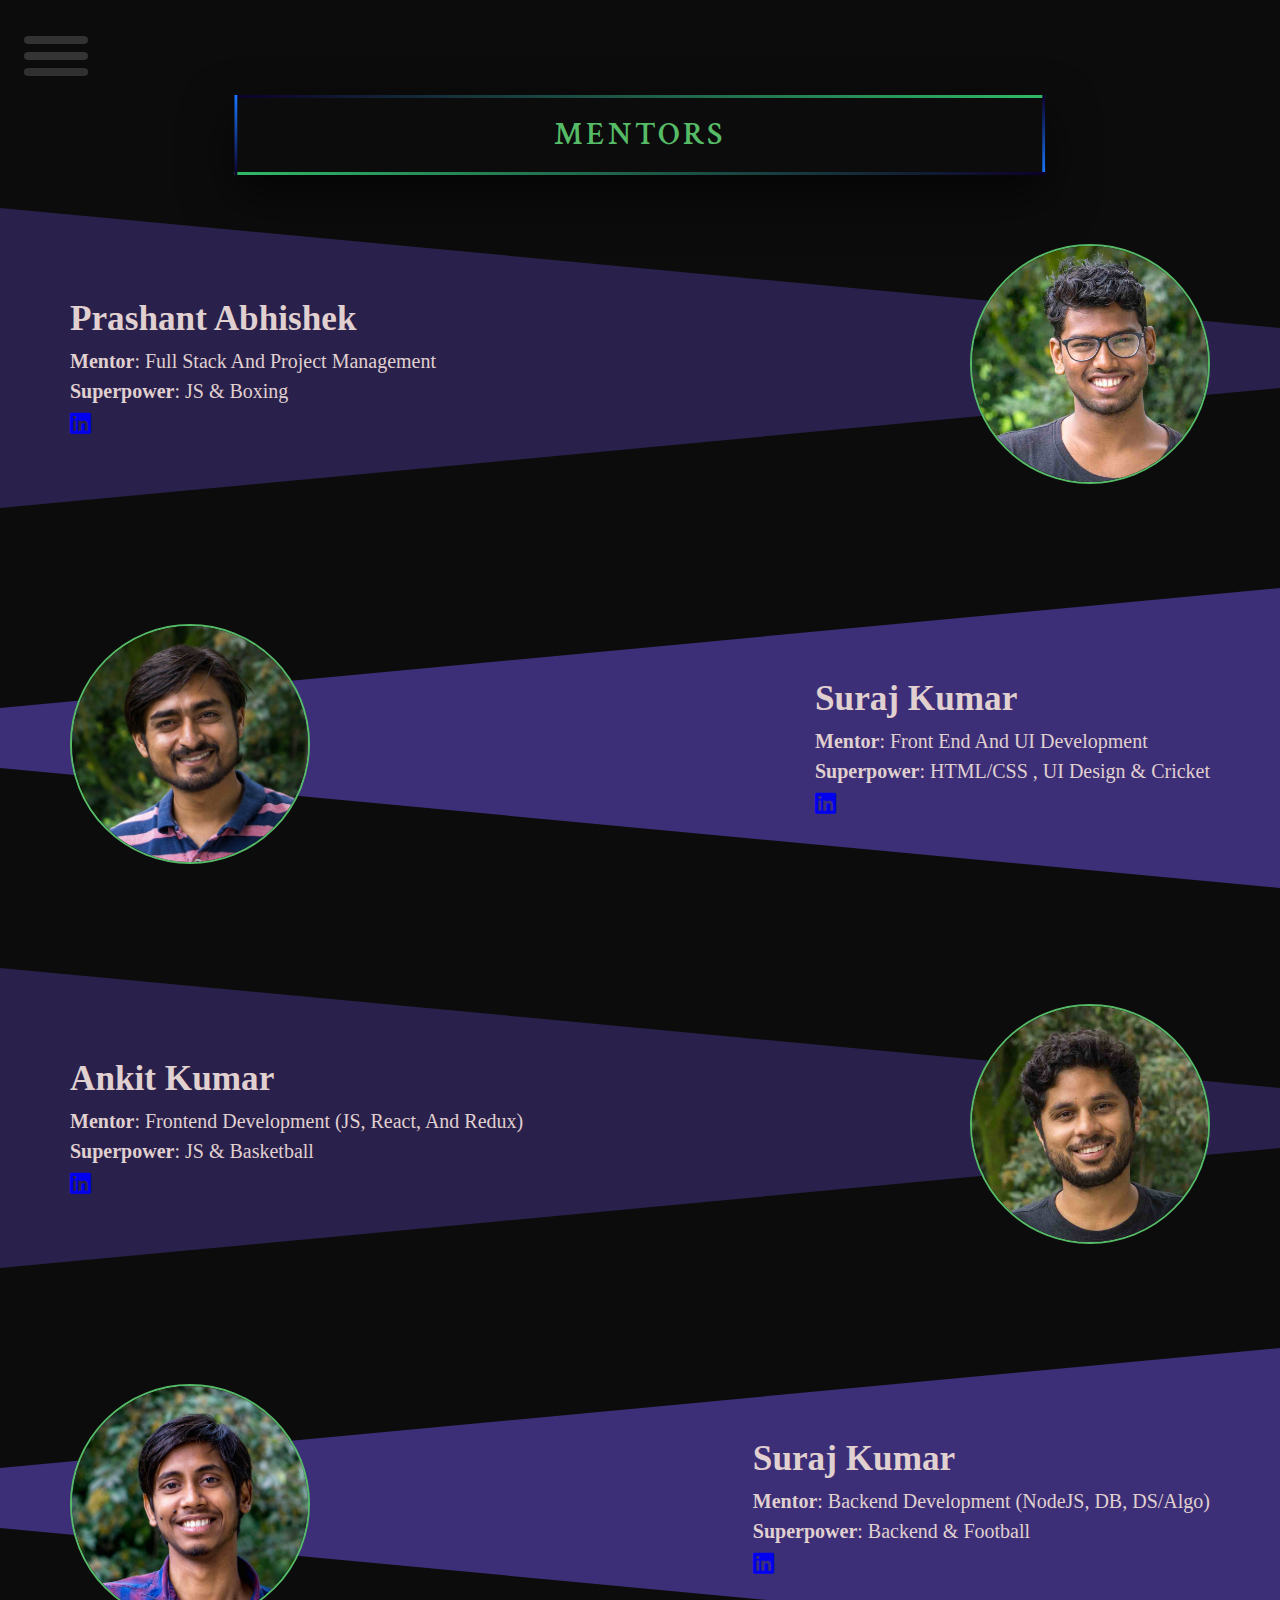
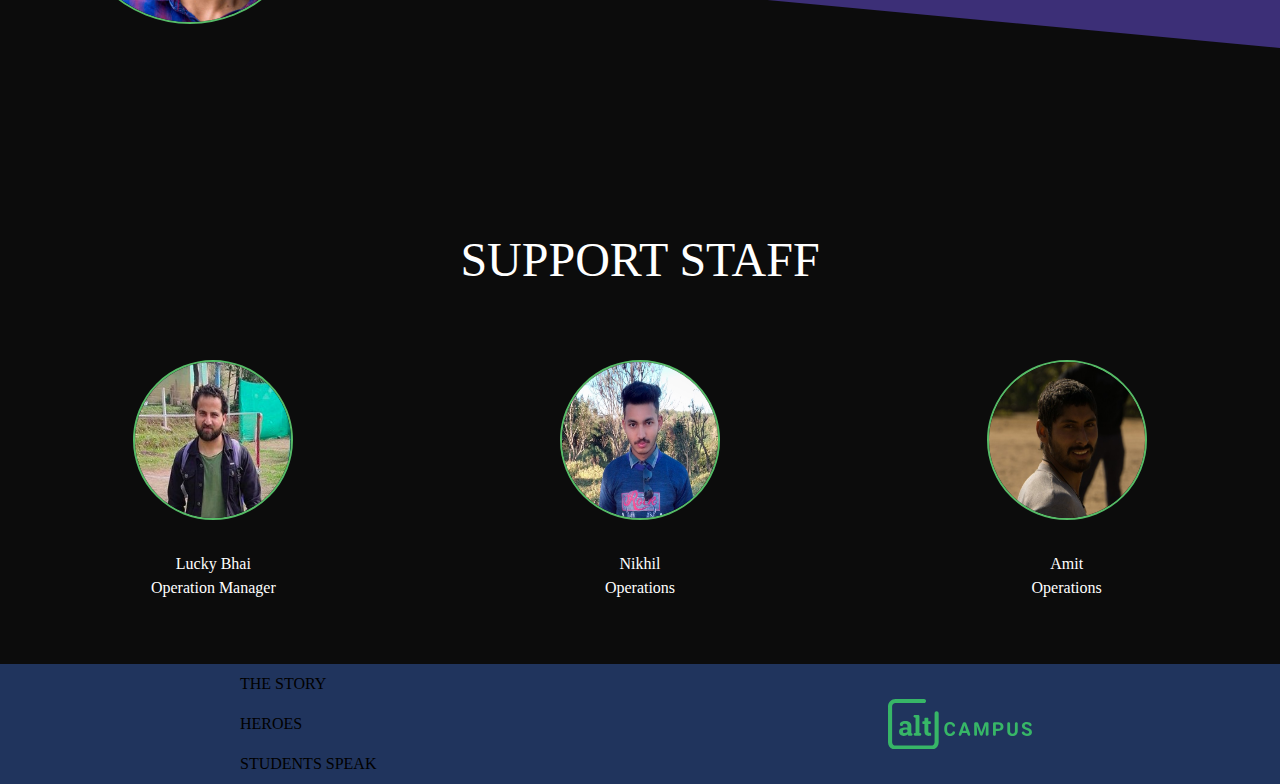
<file: heroes.html>
<!DOCTYPE html>
<html lang="en">
<head>
    <meta charset="UTF-8">
    <meta name="viewport" content="width=device-width, initial-scale=1.0">
    <title>HTML-CSS | Project</title>
   
    <!-- css link -->

    <link rel="stylesheet" href="./assets/stylesheet/heroes/main.css">


    <!-- font family -->
    <link href="https://fonts.googleapis.com/css2?family=Crimson+Text:wght@400;600;700&display=swap" rel="stylesheet">
    <link href="https://fonts.googleapis.com/css2?family=Crimson+Text:wght@400;600;700&family=Source+Sans+Pro:wght@200;300;400;600;700;900&display=swap" rel="stylesheet">
    <!-- font awesome link -->
    <link rel="stylesheet" href="https://cdnjs.cloudflare.com/ajax/libs/font-awesome/5.12.1/css/all.min.css ">

<!-- JS -->
    <script defer src="./assets/js/header.js"></script>

</head>
<body>
   <header>
      <div class="hamburger">
         <div class="bar"></div>
      </div>
      <nav class="menu">
         <a href="index.html">The Story</a><!--
         --><a href="#" class="active">Mentors</a><!--
         --><a href="students-speak.html">Students Speak</a>
      </nav>

   </header>
    <!-- main-->
    <main>
      <section class="header">
         <h1 class="heading">
            <span></span>
            <span></span>
            <span></span>
            <span></span>
            Mentors
        </h1>
      </section>

      <section class="mentors">
        <article class="mentor odd-row">
            <div class="main-container">
                <div class="clip">
                    
                </div>
                <!-- <div > -->
                <div class="container info flex">
                    <div class="text">
                        <h1>prashant abhishek</h1>
                        <h2><strong>mentor</strong>: full stack and project management</h2>
                        <h3><strong>superpower</strong>: JS & boxing</h3>
                        <a href="https://www.linkedin.com/in/prank7/" target="_blank"><i class="fab fa-linkedin"></i></a>
                    </div>
                    <div class="img">
                        <img src="assets/media/heroes/prashant-v1.jpg" alt="Prashant Abhishek">
                    </div>
                </div>
            
                <!-- </div> -->
                        
            </div>
        
        </article>
    
        <article class="mentor even-row">
            <div class="main-container">
                <div class="clip">
                    
                </div>
                <!-- <div > -->
                <div class="container info flex">
                    <div class="text text2">
                        <h1>suraj kumar</h1>
                        <h2><strong>mentor</strong>: front end and UI development</h2>
                        <h3><strong>superpower</strong>: HTML/CSS , UI design & cricket</h3>
                        <a href="https://www.linkedin.com/in/prank7/" target="_blank"><i class="fab fa-linkedin"></i></a>
                    </div>
                    <div class="img">
                        <img src="assets/media/heroes/suraj-v1.jpg" alt="Suraj Kumar">
                    </div>
                </div>
            
                <!-- </div> -->
                        
            </div>
        </article>
        
        <article class="mentor odd-row">
            <div class="main-container">
                <div class="clip">
                    
                </div>
                <!-- <div > -->
                <div class="container info flex">
                    <div class="text">
                        <h1>ankit kumar</h1>
                        <h2><strong>mentor</strong>: frontend development (JS, react, and redux)</h2>
                        <h3><strong>superpower</strong>: JS & basketball</h3>
                        <a href="https://www.linkedin.com/in/prank7/" target="_blank"><i class="fab fa-linkedin"></i></a>
                    </div>
                    <div class="img">
                        <img src="assets/media/heroes/ankit-v1.jpg" alt="Ankit Kumar">
                    </div>
                </div>
            
                <!-- </div> -->
                        
            </div>
        
        </article>
    
        <article class="mentor even-row">
            <div class="main-container">
                <div class="clip">
                    
                </div>
                <!-- <div > -->
                <div class="container info flex">
                    <div class="text text2">
                        <h1>suraj kumar</h1>
                        <h2><strong>mentor</strong>: backend development (NodeJS, DB, DS/algo)</h2>
                        <h3><strong>superpower</strong>: backend & football</h3>
                        <a href="https://www.linkedin.com/in/prank7/" target="_blank"><i class="fab fa-linkedin"></i></a>
                    </div>
                    <div class="img">
                        <img src="assets/media/heroes/ravi-v1.jpg" alt="Suraj Kumar">
                    </div>
                </div>
            
                <!-- </div> -->
                        
            </div>
        </article>
    

    </section>

    <!-- support staff section -->
    <section class="support-staff">
        <article class="support-heading">
            <div class="container">
                <h2>
                    support staff
                </h2>
            </div>
        </article>

        <article class="grid">
            <!-- first staff member -->
            <div class="col1">
                <div class="staff-img">
                    <img src="assets/media/heroes/lucky-bhai.jpg" alt="lucky bhai">
                </div>
                <div class="staff-info">
                    <h2>lucky bhai</h2>
                    <p>Operation Manager</p>
                </div>
            </div>

            <!-- second staff member -->
            <div class="col2">
                <div class="staff-img">
                    <img src="assets/media/heroes/nikhil1.jpg" alt="nikhil">
                </div>
                <div class="staff-info">
                    <h2>Nikhil</h2>
                    <p>operations</p>
                </div>
            </div>

            <!-- third staff member -->
            <div class="col3">
                <div class="staff-img">
                    <img src="assets/media/heroes/amit1.jpg" alt="amit">
                </div>
                <div class="staff-info">
                    <h2>amit</h2>
                    <p>operations</p>
                </div>
            </div>
        </article>
    </section>


    </main>
    <footer>
      <div class="footer-container">
          <div class="footer-content">
              <div class="footer-links">
                   <nav>
                       <a href="#">The Story</a>
                       <a href="heroes.html">Heroes</a>
                       <a href="students-speak.html">Students Speak</a>
                   </nav>
              </div>
              <div class="website-link">
                  <a href="altcampus.io" target="_blank">
               <svg class="logo" width="25%" height="" viewBox="0 0 842 297" version="1.1" xmlns="http://www.w3.org/2000/svg" xmlns:xlink="http://www.w3.org/1999/xlink"> 
                   <g id="Page-1" stroke="none" stroke-width="1" fill="none" fill-rule="evenodd">
                       <g id="logo" fill="#37B667" fill-rule="nonzero">
                           <g id="Group">
                               <path d="M252.31,296.31 L44,296.31 C19.7108935,296.282446 0.0275543164,276.599106 0,252.31 L0,44 C0.0275543164,19.7108935 19.7108935,0.0275543164 44,0 L210.46,0 C217.087417,4.05812251e-16 222.46,5.372583 222.46,12 C222.46,18.627417 217.087417,24 210.46,24 L44,24 C32.954305,24 24,32.954305 24,44 L24,252.31 C24,263.355695 32.954305,272.31 44,272.31 L252.31,272.31 C263.355695,272.31 272.31,263.355695 272.31,252.31 L272.31,84.31 C272.31,77.682583 277.682583,72.31 284.31,72.31 C290.937417,72.31 296.31,77.682583 296.31,84.31 L296.31,252.31 C296.282446,276.599106 276.599106,296.282446 252.31,296.31 Z"
                                   id="Path"></path>
                               <g transform="translate(64.000000, 92.000000)">
                                   <path d="M57.65,122.39 C54.9509914,122.392858 52.5623219,120.643866 51.75,118.07 L51.75,118.07 C51.2854765,116.603117 50.921302,115.106327 50.66,113.59 C47.9138907,116.739293 44.5646465,119.30648 40.81,121.14 C36.6694918,123.11298 32.1256231,124.092291 27.54,124 C19.2866667,124 12.7333333,121.756667 7.88,117.27 C3.02666667,112.783333 0.603333333,106.693333 0.61,99 C0.61,91.1133333 3.77666667,85.0166667 10.11,80.71 C16.4433333,76.4033333 25.74,74.2333333 38,74.2 L49.6,74.2 L49.6,65.95 C49.6,61.9033333 48.4333333,58.7633333 46.1,56.53 C43.7666667,54.2966667 40.3166667,53.18 35.75,53.18 C33.408902,53.1480105 31.0752656,53.4510802 28.82,54.08 C28.06,54.3066667 27.3533333,54.5466667 26.7,54.8 C25.0033441,55.4816326 23.7835439,56.9969122 23.48,58.8 L23.27,60 C22.7710181,63.0313805 20.1521719,65.2567651 17.08,65.26 L11.58,65.26 C9.91096942,65.2600085 8.31058843,64.5956228 7.13228336,63.4135652 C5.9539783,62.2315075 5.29468462,60.6290221 5.3,58.96 L5.3,54.88 C5.29565593,49.3657308 8.47970211,44.346084 13.47,42 C15.43,41.0866667 17.49,40.2433333 19.65,39.47 C25.2933861,37.5042765 31.2343608,36.5299025 37.21,36.59 C47.6433333,36.59 56.1166667,39.1466667 62.63,44.26 C69.1433333,49.3733333 72.4,56.6533333 72.4,66.1 L72.4,100.9 C72.4,102.2 72.4,103.42 72.4,104.56 C72.4208507,105.654608 72.5110313,106.746796 72.67,107.83 L74.16,108.03 C77.2741164,108.450314 79.5982145,111.107647 79.6,114.25 L79.6,116.11 C79.6,119.578348 76.7883482,122.39 73.32,122.39 L57.65,122.39 Z M33.65,107.21 C38.9199245,107.270118 43.9970052,105.229931 47.76,101.54 C48.9085633,100.372415 49.5484766,98.7977972 49.54,97.16 L49.54,92.86 C49.54,89.3916518 46.7283482,86.58 43.26,86.58 L38,86.58 C33.1733333,86.58 29.5066667,87.71 27,89.97 C24.611732,91.9973623 23.2425648,94.9773146 23.26,98.11 C23.1227982,100.64523 24.136905,103.107011 26.02,104.81 C27.8666667,106.41 30.4233333,107.21 33.69,107.21 L33.65,107.21 Z"
                                       id="Shape"></path>
                                   <path d="M84.92,8.44 L84.92,8.44 C84.92,4.29786438 88.2778644,0.94 92.42,0.94 L112.29,0.94 C116.432136,0.94 119.79,4.29786438 119.79,8.44 L119.79,106.44 L124.79,107.51 C128.254968,108.246828 130.731905,111.307555 130.73,114.85 L130.73,114.85 C130.73,118.992136 127.372136,122.35 123.23,122.35 L93.59,122.35 C89.4478644,122.35 86.09,118.992136 86.09,114.85 L86.09,114.85 C86.0803454,111.312901 88.5432851,108.249855 92,107.5 L97,106.43 L97,17 L91,15.81 C87.4683162,15.1290186 84.917289,12.0367373 84.92,8.44 Z"
                                       id="Path"></path>
                                   <path d="M171.72,21.44 L171.72,38.16 L182.6,38.16 C184.759433,38.16 186.51,39.9105666 186.51,42.07 L186.51,50.2 C186.51,52.3594334 184.759433,54.11 182.6,54.11 L171.72,54.11 L171.72,97 C171.72,100.266667 172.386667,102.6 173.72,104 C175.159123,105.437415 177.138444,106.200089 179.17,106.1 C180.535776,106.111197 181.901144,106.047769 183.26,105.91 L183.26,105.91 C185.412227,105.650963 187.369432,107.179192 187.64,109.33 L188.71,118.33 C188.944668,120.288262 187.684151,122.114726 185.77,122.59 C184.356667,122.93 182.95,123.21 181.55,123.43 C178.869025,123.832176 176.160925,124.026089 173.45,124.01 C165.61,124.01 159.576667,121.856667 155.35,117.55 C151.123333,113.243333 149.01,106.42 149.01,97.08 L149.01,54.08 L140.6,54.08 C138.440567,54.08 136.69,52.3294334 136.69,50.17 L136.69,42.04 C136.69,39.8805666 138.440567,38.13 140.6,38.13 L149.06,38.13 L149.06,21.44 C149.06,19.2805666 150.810567,17.53 152.97,17.53 L167.79,17.53 C168.830457,17.5246779 169.830127,17.9342724 170.567726,18.6681173 C171.305324,19.4019622 171.720014,20.399529 171.72,21.44 L171.72,21.44 Z"
                                       id="Path"></path>
                               </g>
                           </g>
                           <g id="Group" transform="translate(328.000000, 134.000000)">
                               <path d="M56.54,54.4 C59.090312,54.4092799 61.4654804,55.6987578 62.8624476,57.8324541 C64.2594148,59.9661505 64.4914121,62.6587988 63.48,65 C61.9206619,68.7069436 59.5248635,72.0028776 56.48,74.63 C50.7466667,79.5433333 43.2133333,82 33.88,82 C23.6733333,82 15.6433333,78.5633333 9.79,71.69 C3.93666667,64.8166667 1.00666667,55.39 1,43.41 L1,38.54 C0.84327791,31.5857562 2.20846999,24.6812973 5,18.31 C7.43269869,12.7807195 11.4615885,8.10414297 16.57,4.88 C21.8310495,1.69335493 27.8904898,0.0701047348 34.04,0.2 C43.2266667,0.2 50.6266667,2.66 56.24,7.58 C59.4990506,10.4143015 62.0328801,13.9870355 63.63,18 C64.5370434,20.3288587 64.2328306,22.9556705 62.8175214,25.0155759 C61.4022122,27.0754814 59.0592355,28.3015098 56.56,28.29 L55.92,28.29 C52.5529703,28.2675514 49.5987161,26.0406858 48.65,22.81 C48.0629364,20.6514811 46.9178871,18.6855832 45.33,17.11 C42.87,14.7966667 39.1233333,13.64 34.09,13.64 C28.6233333,13.64 24.53,15.6 21.81,19.52 C19.09,23.44 17.6966667,29.52 17.63,37.76 L17.63,43.76 C17.63,52.3666667 18.9333333,58.6566667 21.54,62.63 C24.1466667,66.6033333 28.2566667,68.6033333 33.87,68.63 C38.9366667,68.63 42.72,67.4733333 45.22,65.16 C46.7511202,63.689073 47.8802833,61.8507404 48.5,59.82 C49.4918415,56.6396001 52.4187646,54.4595471 55.75,54.42 L56.54,54.4 Z"
                                   id="Path"></path>
                               <path d="M133.64,64.52 L104.87,64.52 L101.13,75.75 C100.097663,78.8381825 97.2061619,80.9202247 93.95,80.92 L92.85,80.92 C90.3714299,80.918449 88.0506159,79.703633 86.636887,77.6677836 C85.2231582,75.6319343 84.8956103,73.0329598 85.76,70.71 L109.76,6.22 C110.862318,3.25762943 113.689187,1.29197834 116.85,1.29 L121.55,1.29 C124.705735,1.28885919 127.531116,3.24550528 128.64,6.2 L152.78,70.69 C153.648554,73.0141228 153.323067,75.6163421 151.908821,77.6549305 C150.494575,79.6935189 148.171115,80.9096695 145.69,80.91 L144.59,80.91 C141.342809,80.9088156 138.458072,78.8367938 137.42,75.76 L133.64,64.52 Z M109.3,51.23 L129.21,51.23 L119.21,21.43 L109.3,51.23 Z"
                                   id="Shape"></path>
                               <path d="M199.25,6.34 L217.92,59.05 L236.48,6.35 C237.54858,3.32310239 240.41002,1.2992546 243.62,1.3 L252.24,1.3 C254.247689,1.3 256.173148,2.09755128 257.592798,3.51720167 C259.012449,4.93685205 259.81,6.86231117 259.81,8.87 L259.81,73.36 C259.81,75.3676888 259.012449,77.2931479 257.592798,78.7127983 C256.173148,80.1324487 254.247689,80.93 252.24,80.93 L250.91,80.93 C246.729204,80.93 243.34,77.5407956 243.34,73.36 L243.34,59.16 L245,21.59 L225.3,75.94 C224.218345,78.9368226 221.376048,80.9356246 218.19,80.94 L217.54,80.94 C214.350285,80.9398343 211.502902,78.9402679 210.42,75.94 L190.79,21.65 L192.43,59.17 L192.43,73.37 C192.43,77.5507956 189.040796,80.94 184.86,80.94 L183.59,80.94 C179.409204,80.94 176.02,77.5507956 176.02,73.37 L176.02,8.87 C176.02,4.68920444 179.409204,1.3 183.59,1.3 L192.11,1.3 C195.317385,1.29775634 198.178048,3.31704745 199.25,6.34 L199.25,6.34 Z"
                                   id="Path"></path>
                               <path d="M302.53,52.87 L302.53,73.36 C302.53,77.5407956 299.140796,80.93 294.96,80.93 L293.69,80.93 C289.509204,80.93 286.12,77.5407956 286.12,73.36 L286.12,8.87 C286.12,4.68920444 289.509204,1.3 293.69,1.3 L317.19,1.3 C322.640565,1.18003993 328.046992,2.3016769 333,4.58 C337.333341,6.58525376 340.976316,9.82809284 343.47,13.9 C345.944803,18.053847 347.21227,22.8155065 347.13,27.65 C347.13,35.45 344.463333,41.6033333 339.13,46.11 C333.796667,50.6166667 326.403333,52.8666667 316.95,52.86 L302.53,52.87 Z M302.53,39.58 L317.19,39.58 C321.53,39.58 324.84,38.56 327.12,36.52 C329.4,34.48 330.54,31.5633333 330.54,27.77 C330.692903,24.2834815 329.451504,20.8795307 327.09,18.31 C324.79,15.9033333 321.616667,14.6633333 317.57,14.59 L302.57,14.59 L302.53,39.58 Z"
                                   id="Shape"></path>
                               <path d="M423,1.3 C427.180796,1.3 430.57,4.68920444 430.57,8.87 L430.57,53.75 C430.57,62.4633333 427.843333,69.3533333 422.39,74.42 C416.936667,79.4866667 409.506667,82.0133333 400.1,82 C390.8,82 383.416667,79.54 377.95,74.62 C372.483333,69.7 369.693333,62.9366667 369.58,54.33 L369.58,8.87 C369.58,6.86231117 370.377551,4.93685205 371.797202,3.51720167 C373.216852,2.09755128 375.142311,1.3 377.15,1.3 L378.42,1.3 C382.600796,1.3 385.99,4.68920444 385.99,8.87 L385.99,53.87 C385.99,59.0833333 387.24,62.8833333 389.74,65.27 C392.24,67.6566667 395.693333,68.85 400.1,68.85 C409.326667,68.85 414.01,64 414.15,54.3 L414.15,8.87 C414.15,4.68920444 417.539204,1.3 421.72,1.3 L423,1.3 Z"
                                   id="Path"></path>
                               <path d="M497.34,60 C497.49225,57.2244929 496.264866,54.5526865 494.06,52.86 C491.873333,51.2 487.936667,49.45 482.25,47.61 C477.597124,46.1927499 473.076674,44.3725243 468.74,42.17 C459.7,37.2833333 455.18,30.7033333 455.18,22.43 C455.140659,18.3304612 456.41253,14.3256433 458.81,11 C461.482683,7.43791737 465.104143,4.70016294 469.26,3.1 C474.116763,1.14482722 479.315086,0.179278682 484.55,0.26 C489.781628,0.166503737 494.970127,1.22127104 499.75,3.35 C503.953454,5.19301543 507.546417,8.19293152 510.11,12 C510.463333,12.54 510.796667,13.0933333 511.11,13.66 C512.365131,16.0068918 512.295619,18.8404941 510.926923,21.1230201 C509.558227,23.4055461 507.091438,24.8016429 504.43,24.8 L503.48,24.8 C500.392821,24.7516847 497.647056,22.8260836 496.55,19.94 C495.988128,18.5407065 495.104209,17.2936264 493.97,16.3 C491.67,14.3 488.443333,13.3 484.29,13.3 C480.29,13.3 477.173333,14.1466667 474.94,15.84 C472.785913,17.3824873 471.535209,19.8913853 471.6,22.54 C471.6,25.1266667 472.903333,27.2966667 475.51,29.05 C479.085678,31.2369236 482.954494,32.9036462 487,34 C496.333333,36.8066667 503.133333,40.29 507.4,44.45 C511.621626,48.4968049 513.944671,54.1338197 513.8,59.98 C513.8,66.8733333 511.193333,72.2766667 505.98,76.19 C500.766667,80.1033333 493.746667,82.04 484.92,82 C479.168447,82.0759811 473.466224,80.9307647 468.19,78.64 C463.558641,76.7218129 459.567174,73.5279455 456.68,69.43 C456.116345,68.6014008 455.608553,67.7361492 455.16,66.84 C453.971564,64.4893265 454.088649,61.6902246 455.469244,59.4470122 C456.84984,57.2037998 459.295984,55.838128 461.93,55.84 L462.77,55.84 C465.974752,55.7994882 468.84626,57.8131688 469.9,60.84 C471.666667,66.2666667 476.666667,68.98 484.9,68.98 C488.8,68.98 491.843333,68.1866667 494.03,66.6 C496.179188,65.1019418 497.424723,62.6183986 497.34,60 L497.34,60 Z"
                                   id="Path"></path>
                           </g>
                       </g>
                   </g>
               </svg></a>
              </div>
          </div>
      </div>
  </footer> 
</body>
</html>
</file>
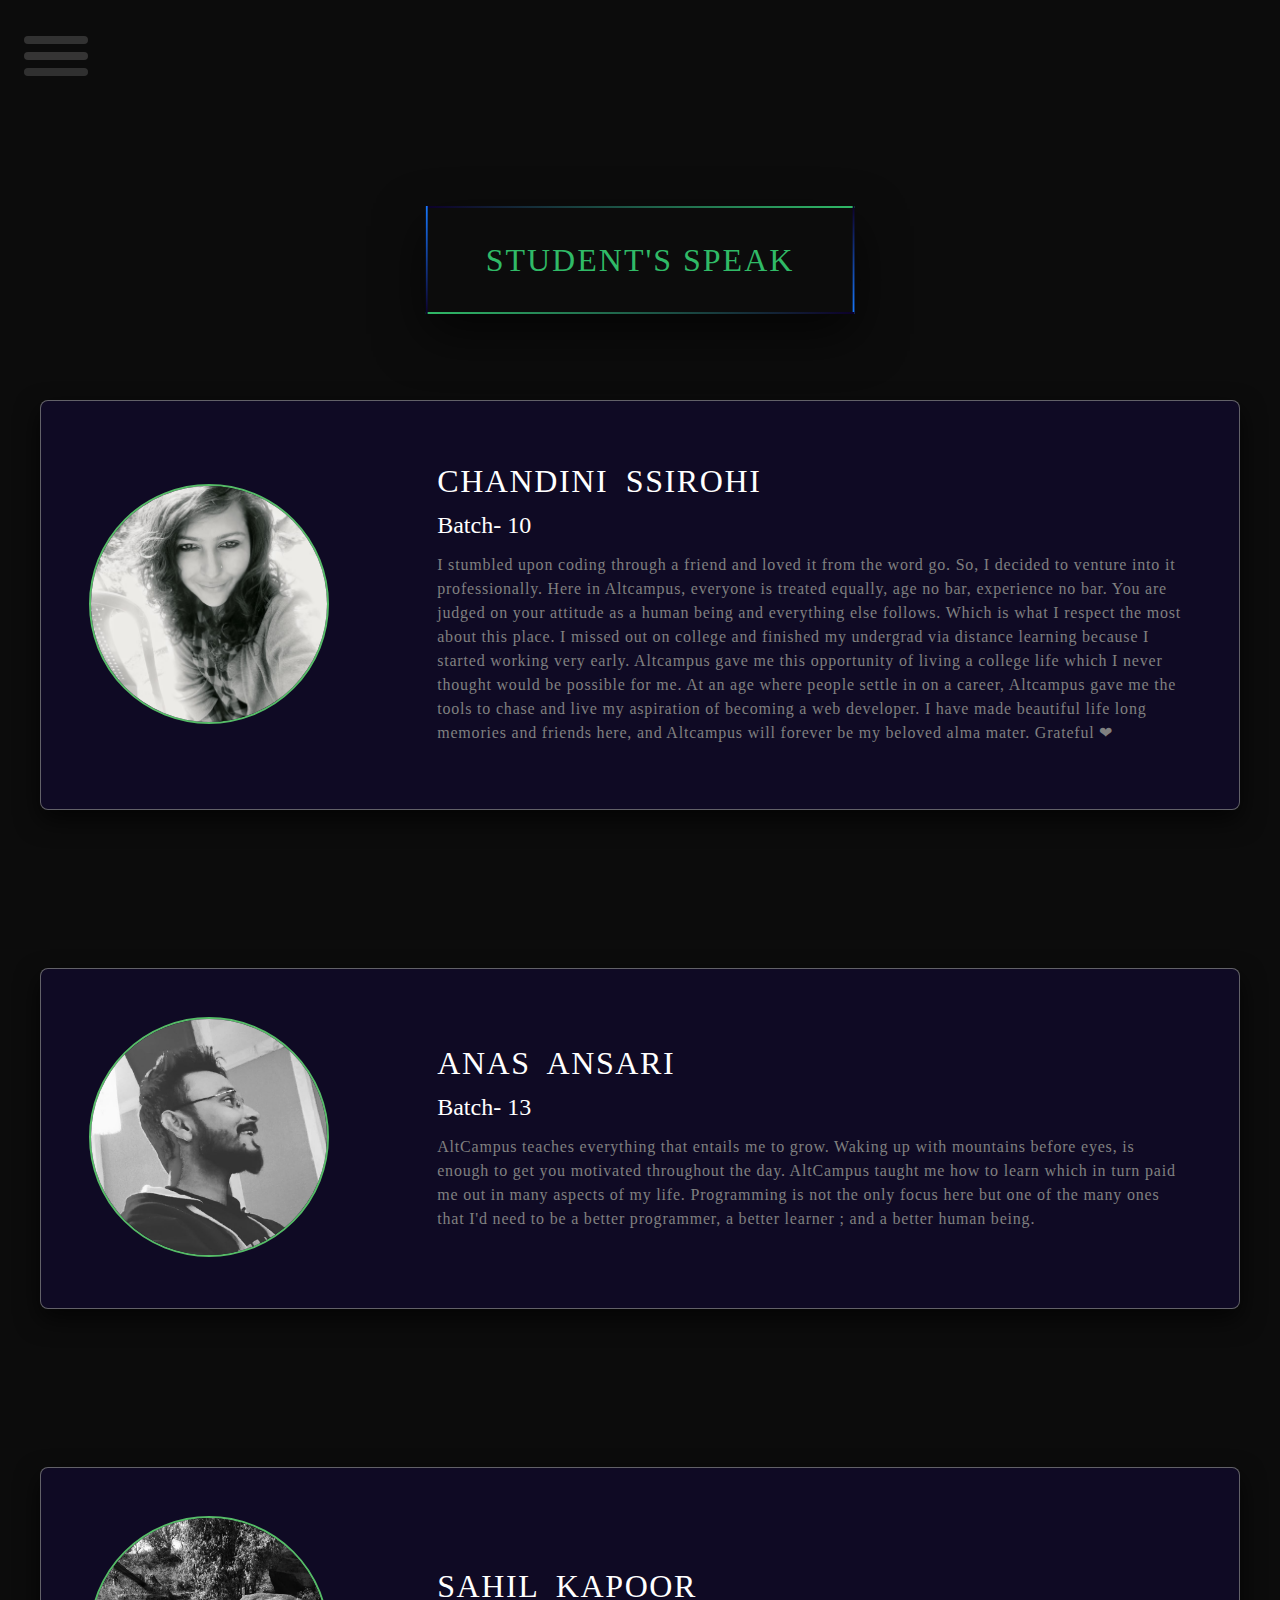
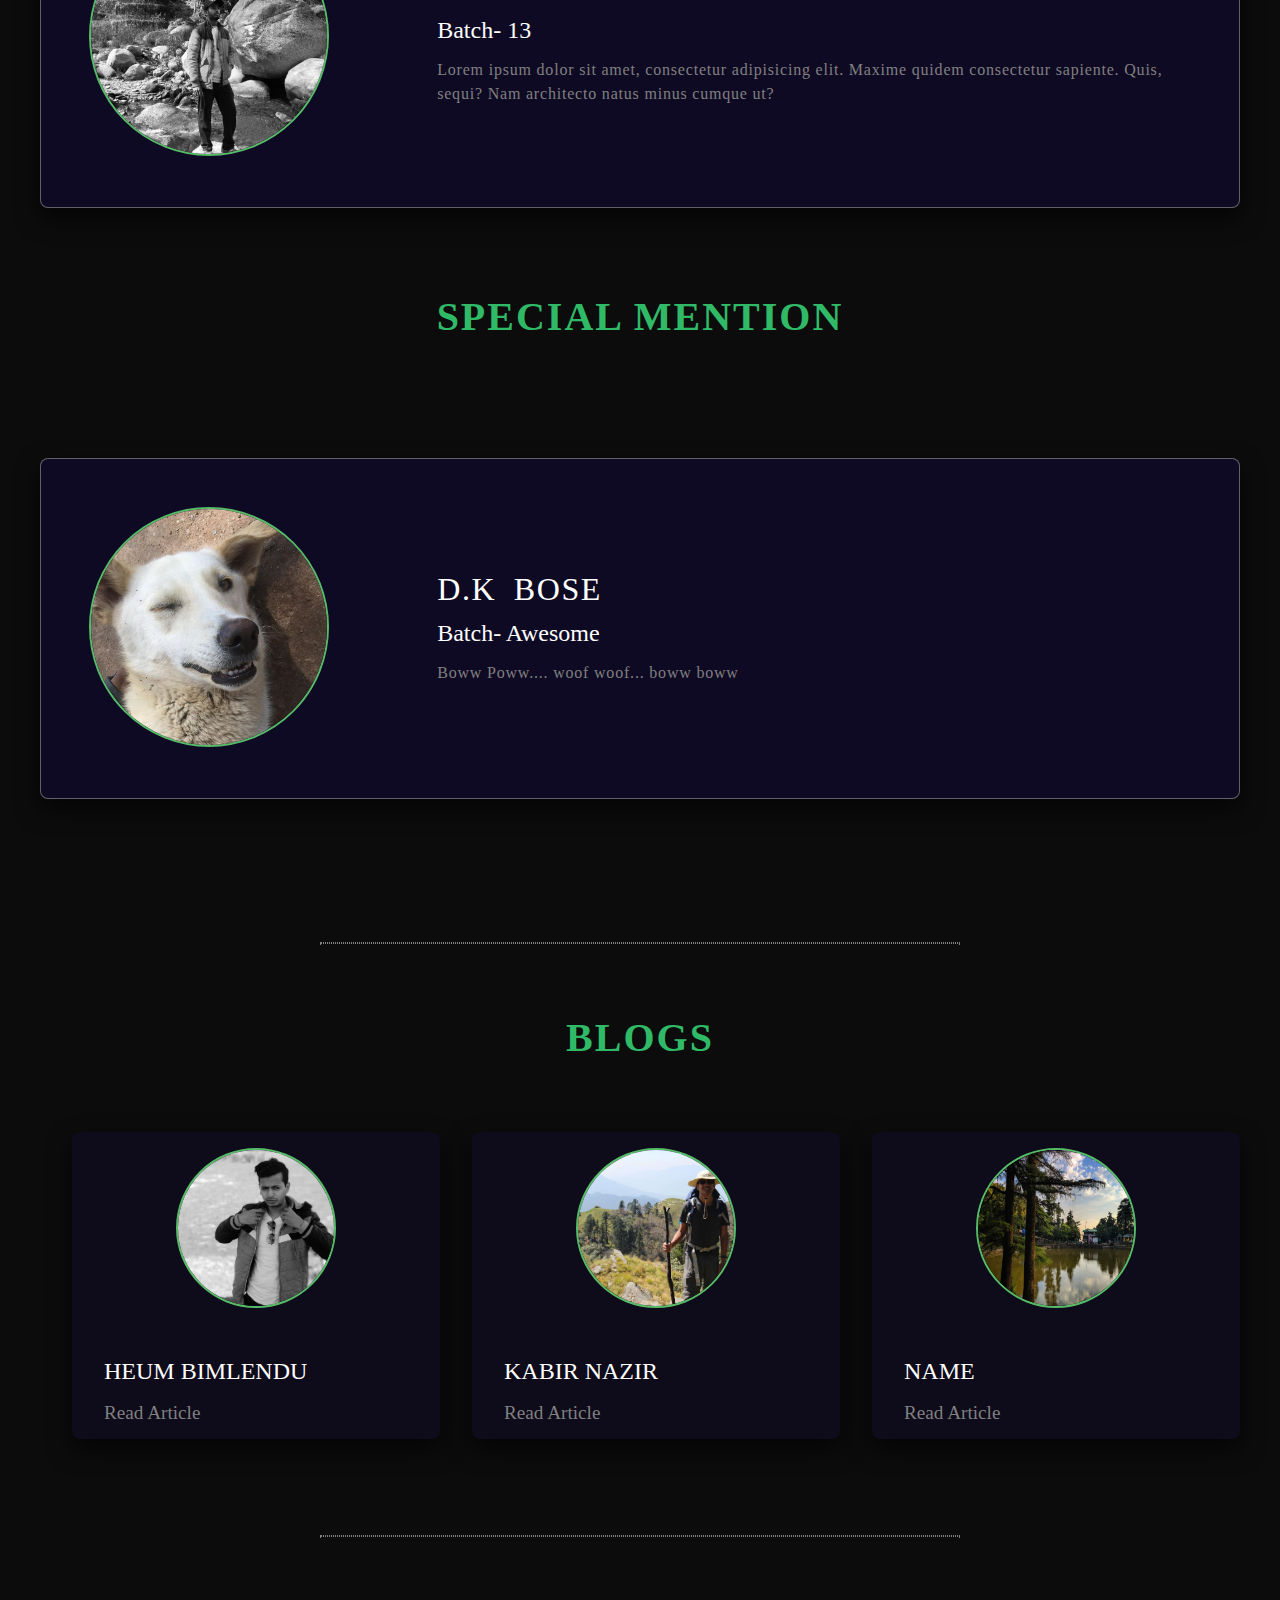
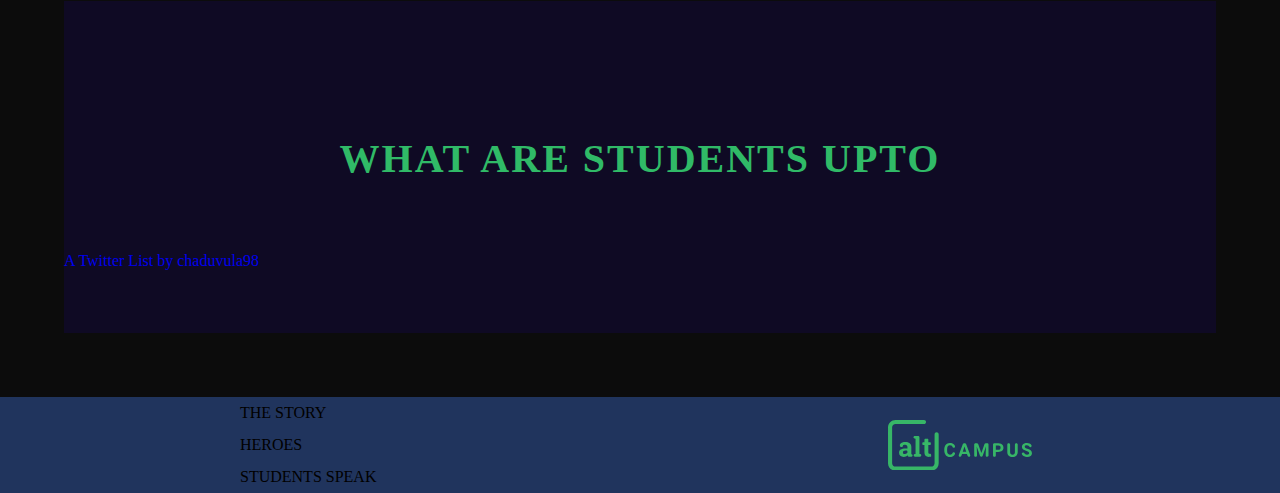
<file: students-speak.html>
<!DOCTYPE html>
<html lang="en">

<head>
    <meta charset="UTF-8">
    <meta name="viewport" content="width=device-width, initial-scale=1.0">
    <title>Students speak</title>

    <!-- CSS -->
    <link rel="stylesheet" href="./assets/stylesheet/studentspeak/studens.css">

    <!-- JS -->
    <script src="./assets/js/header.js" defer></script>
</head>

<body>
   <header>
      <div class="hamburger">
         <div class="bar"></div>
      </div>
      <nav class="menu">
         <a href="index.html">The Story</a><!--
         --><a href="heroes.html">Mentors</a><!--
         --><a href="#" class="active">Students Speak</a>
      </nav>
      <!-- <div class="pagenav">
         <a href="">Phase 1</a>
         <div class="vline"></div>
         <a href="">Phase 2</a>
         <div class="vline"></div>
         <a href="">Phase 3</a>
      </div> -->
   </header>
   <section>
    <h1 class="heading">
        <span></span>
        <span></span>
        <span></span>
        <span></span>
        Student's speak
    </h1>
   </section>
   <main class="main">
    <section class="section-background primary">
        <div class="container">
            <div class="flex primary-wrapper">
                <div class="student-image">
                    <!-- <img src="./assets/WhatsApp Image 2020-05-29 at 12.39.14 AM.jpeg" alt="student-image"> -->
                    <img src="./assets/media/studentspeak/WhatsApp Image 2020-05-29 at 12.39.14 AM.jpeg" alt="">
                </div>
                <div class="student-text">
                    <h4>Chandini Ssirohi</h4>
                    <h5>Batch- 10</h5>
                    <p>I stumbled upon coding through a friend and loved it from the word go. So, I decided to venture into it professionally.
                        Here in Altcampus, everyone is treated equally, age no bar, experience no bar. You are judged on your attitude as a human being and everything else follows. Which is what I respect the most about this place.
                        
                        I missed out on college and finished my undergrad via distance learning because I started working very early.
                        Altcampus gave me this opportunity of living a college life which I never thought would be possible for me. 
                        
                        At an age where people settle in on a career, Altcampus gave me the tools to chase and live my aspiration of becoming a web developer.
                        
                        I have made beautiful life long memories and friends here, and Altcampus will forever be my beloved alma mater.
                        Grateful ❤</p>
                </div>
            </div>
        </div>
    </section>
    <!-- section two -->

    <section class="section-background margin-top ">
        <div class="container">
            <div class="flex primary-wrapper">
                <div class="student-image">
                    <img src="./assets/media/studentspeak/anas.jpg" alt="student-image">
                </div>
                <div class="student-text">
                    <h4>Anas Ansari</h4>
                    <h5>Batch- 13</h5>
                    <p>AltCampus teaches everything that entails me to grow. Waking up with mountains before eyes, is enough to get you motivated throughout the day. AltCampus taught me how to learn which in turn paid me out in many aspects of my life. Programming is not the only focus here but one of the many ones that I'd need to be a better programmer, a better learner ; and a better human being.</p>
                </div>
            </div>
        </div>
    </section>

    <!-- section three -->

    <section class="section-background margin-top">
        <div class="container">
            <div class="flex primary-wrapper">
                <div class="student-image">
                    <img src="./assets/media/studentspeak/sahil.jpeg" alt="student-image">
                </div>
                <div class="student-text data-text">
                    <h4>Sahil Kapoor</h4>
                    <h5>Batch- 13</h5>
                    <p>Lorem ipsum dolor sit amet, consectetur adipisicing elit. Maxime quidem consectetur sapiente.
                    Quis, sequi? Nam architecto natus minus cumque ut?</p>
                </div>
            </div>
        </div>
    </section>

    <!-- section four -->
    <h2 class="twitter-text">Special Mention</h2>
    <section class="section-background margin-top">
        <div class="container gandu">
            <div class="flex primary-wrapper">
                <div class="student-image">
                    <img src="./assets/media/studentspeak/gandu.jpg" alt="student-image">
                </div>
                <div class="student-text data-text">
                    <h4>D.K Bose</h4>
                    <h5>Batch- Awesome</h5>
                    <p>Boww Poww.... woof woof... boww boww</p>
                </div>
            </div>
        </div>
    </section>

    <hr class="margin-top">
    <!-- section blog -->

    <section class="container-twitter blog-section">
        <h2 class="twitter-text">Blogs</h2>
        <div class="flex">
            <div class="blog-one blog">
                <div class="blog-image">
                    <img src="./assets/media/studentspeak/bhim.jpg">
                </div>
                <div class="blog-text">
                    <h4>Heum Bimlendu</h4>
                    <a href="https://medium.com/@bim240/altcampus-48208a0b92d5" target="_blank">Read Article</a>
                </div>
            </div>
            <div class="blog-one blog">
                <div class="blog-image">
                    <img src="./assets/media/studentspeak/kabir.jpg">
                </div>
                <div class="blog-text">
                    <h4>Kabir Nazir</h4>
                    <a href="https://link.medium.com/VaZtw2jQQ6" target="_blank">Read Article</a>
                </div>
            </div>
            <div class="blog-one blog">
                <div class="blog-image">
                    <img src="./assets/media/studentspeak/dal-lake.jpg">
                </div>
                <div class="blog-text">
                    <h4>Name</h4>
                    <a href="#">Read Article</a>
                </div>
            </div>
        </div>
    </section>
    <hr>
    <section class="twitter">
        <h2 class="twitter-text">What are students Upto</h2>
        <div class="container-twitter">
            <a class="twitter-timeline" data-width="1200" data-height="600" data-theme="dark"
                href="https://twitter.com/chaduvula98/lists/fellows-of-altcampus?ref_src=twsrc%5Etfw">A Twitter List by
                chaduvula98</a>
            <script async src="https://platform.twitter.com/widgets.js" charset="utf-8"></script>
            <!-- <iframe src="https://twitter.com/i/lists/1259998995042070528?s=20" width="50%" height="500" frameborder="0"></iframe> -->
        </div>
    </section>
   </main>
   <footer>
      <div class="footer-container">
          <div class="footer-content">
              <div class="footer-links">
                   <nav>
                       <a href="#">The Story</a>
                       <a href="heroes.html">Heroes</a>
                       <a href="students-speak.html">Students Speak</a>
                   </nav>
              </div>
              <div class="website-link">
                  <a href="altcampus.io" target="_blank">
               <svg class="logo" width="25%" height="" viewBox="0 0 842 297" version="1.1" xmlns="http://www.w3.org/2000/svg" xmlns:xlink="http://www.w3.org/1999/xlink"> 
                   <g id="Page-1" stroke="none" stroke-width="1" fill="none" fill-rule="evenodd">
                       <g id="logo" fill="#37B667" fill-rule="nonzero">
                           <g id="Group">
                               <path d="M252.31,296.31 L44,296.31 C19.7108935,296.282446 0.0275543164,276.599106 0,252.31 L0,44 C0.0275543164,19.7108935 19.7108935,0.0275543164 44,0 L210.46,0 C217.087417,4.05812251e-16 222.46,5.372583 222.46,12 C222.46,18.627417 217.087417,24 210.46,24 L44,24 C32.954305,24 24,32.954305 24,44 L24,252.31 C24,263.355695 32.954305,272.31 44,272.31 L252.31,272.31 C263.355695,272.31 272.31,263.355695 272.31,252.31 L272.31,84.31 C272.31,77.682583 277.682583,72.31 284.31,72.31 C290.937417,72.31 296.31,77.682583 296.31,84.31 L296.31,252.31 C296.282446,276.599106 276.599106,296.282446 252.31,296.31 Z"
                                   id="Path"></path>
                               <g transform="translate(64.000000, 92.000000)">
                                   <path d="M57.65,122.39 C54.9509914,122.392858 52.5623219,120.643866 51.75,118.07 L51.75,118.07 C51.2854765,116.603117 50.921302,115.106327 50.66,113.59 C47.9138907,116.739293 44.5646465,119.30648 40.81,121.14 C36.6694918,123.11298 32.1256231,124.092291 27.54,124 C19.2866667,124 12.7333333,121.756667 7.88,117.27 C3.02666667,112.783333 0.603333333,106.693333 0.61,99 C0.61,91.1133333 3.77666667,85.0166667 10.11,80.71 C16.4433333,76.4033333 25.74,74.2333333 38,74.2 L49.6,74.2 L49.6,65.95 C49.6,61.9033333 48.4333333,58.7633333 46.1,56.53 C43.7666667,54.2966667 40.3166667,53.18 35.75,53.18 C33.408902,53.1480105 31.0752656,53.4510802 28.82,54.08 C28.06,54.3066667 27.3533333,54.5466667 26.7,54.8 C25.0033441,55.4816326 23.7835439,56.9969122 23.48,58.8 L23.27,60 C22.7710181,63.0313805 20.1521719,65.2567651 17.08,65.26 L11.58,65.26 C9.91096942,65.2600085 8.31058843,64.5956228 7.13228336,63.4135652 C5.9539783,62.2315075 5.29468462,60.6290221 5.3,58.96 L5.3,54.88 C5.29565593,49.3657308 8.47970211,44.346084 13.47,42 C15.43,41.0866667 17.49,40.2433333 19.65,39.47 C25.2933861,37.5042765 31.2343608,36.5299025 37.21,36.59 C47.6433333,36.59 56.1166667,39.1466667 62.63,44.26 C69.1433333,49.3733333 72.4,56.6533333 72.4,66.1 L72.4,100.9 C72.4,102.2 72.4,103.42 72.4,104.56 C72.4208507,105.654608 72.5110313,106.746796 72.67,107.83 L74.16,108.03 C77.2741164,108.450314 79.5982145,111.107647 79.6,114.25 L79.6,116.11 C79.6,119.578348 76.7883482,122.39 73.32,122.39 L57.65,122.39 Z M33.65,107.21 C38.9199245,107.270118 43.9970052,105.229931 47.76,101.54 C48.9085633,100.372415 49.5484766,98.7977972 49.54,97.16 L49.54,92.86 C49.54,89.3916518 46.7283482,86.58 43.26,86.58 L38,86.58 C33.1733333,86.58 29.5066667,87.71 27,89.97 C24.611732,91.9973623 23.2425648,94.9773146 23.26,98.11 C23.1227982,100.64523 24.136905,103.107011 26.02,104.81 C27.8666667,106.41 30.4233333,107.21 33.69,107.21 L33.65,107.21 Z"
                                       id="Shape"></path>
                                   <path d="M84.92,8.44 L84.92,8.44 C84.92,4.29786438 88.2778644,0.94 92.42,0.94 L112.29,0.94 C116.432136,0.94 119.79,4.29786438 119.79,8.44 L119.79,106.44 L124.79,107.51 C128.254968,108.246828 130.731905,111.307555 130.73,114.85 L130.73,114.85 C130.73,118.992136 127.372136,122.35 123.23,122.35 L93.59,122.35 C89.4478644,122.35 86.09,118.992136 86.09,114.85 L86.09,114.85 C86.0803454,111.312901 88.5432851,108.249855 92,107.5 L97,106.43 L97,17 L91,15.81 C87.4683162,15.1290186 84.917289,12.0367373 84.92,8.44 Z"
                                       id="Path"></path>
                                   <path d="M171.72,21.44 L171.72,38.16 L182.6,38.16 C184.759433,38.16 186.51,39.9105666 186.51,42.07 L186.51,50.2 C186.51,52.3594334 184.759433,54.11 182.6,54.11 L171.72,54.11 L171.72,97 C171.72,100.266667 172.386667,102.6 173.72,104 C175.159123,105.437415 177.138444,106.200089 179.17,106.1 C180.535776,106.111197 181.901144,106.047769 183.26,105.91 L183.26,105.91 C185.412227,105.650963 187.369432,107.179192 187.64,109.33 L188.71,118.33 C188.944668,120.288262 187.684151,122.114726 185.77,122.59 C184.356667,122.93 182.95,123.21 181.55,123.43 C178.869025,123.832176 176.160925,124.026089 173.45,124.01 C165.61,124.01 159.576667,121.856667 155.35,117.55 C151.123333,113.243333 149.01,106.42 149.01,97.08 L149.01,54.08 L140.6,54.08 C138.440567,54.08 136.69,52.3294334 136.69,50.17 L136.69,42.04 C136.69,39.8805666 138.440567,38.13 140.6,38.13 L149.06,38.13 L149.06,21.44 C149.06,19.2805666 150.810567,17.53 152.97,17.53 L167.79,17.53 C168.830457,17.5246779 169.830127,17.9342724 170.567726,18.6681173 C171.305324,19.4019622 171.720014,20.399529 171.72,21.44 L171.72,21.44 Z"
                                       id="Path"></path>
                               </g>
                           </g>
                           <g id="Group" transform="translate(328.000000, 134.000000)">
                               <path d="M56.54,54.4 C59.090312,54.4092799 61.4654804,55.6987578 62.8624476,57.8324541 C64.2594148,59.9661505 64.4914121,62.6587988 63.48,65 C61.9206619,68.7069436 59.5248635,72.0028776 56.48,74.63 C50.7466667,79.5433333 43.2133333,82 33.88,82 C23.6733333,82 15.6433333,78.5633333 9.79,71.69 C3.93666667,64.8166667 1.00666667,55.39 1,43.41 L1,38.54 C0.84327791,31.5857562 2.20846999,24.6812973 5,18.31 C7.43269869,12.7807195 11.4615885,8.10414297 16.57,4.88 C21.8310495,1.69335493 27.8904898,0.0701047348 34.04,0.2 C43.2266667,0.2 50.6266667,2.66 56.24,7.58 C59.4990506,10.4143015 62.0328801,13.9870355 63.63,18 C64.5370434,20.3288587 64.2328306,22.9556705 62.8175214,25.0155759 C61.4022122,27.0754814 59.0592355,28.3015098 56.56,28.29 L55.92,28.29 C52.5529703,28.2675514 49.5987161,26.0406858 48.65,22.81 C48.0629364,20.6514811 46.9178871,18.6855832 45.33,17.11 C42.87,14.7966667 39.1233333,13.64 34.09,13.64 C28.6233333,13.64 24.53,15.6 21.81,19.52 C19.09,23.44 17.6966667,29.52 17.63,37.76 L17.63,43.76 C17.63,52.3666667 18.9333333,58.6566667 21.54,62.63 C24.1466667,66.6033333 28.2566667,68.6033333 33.87,68.63 C38.9366667,68.63 42.72,67.4733333 45.22,65.16 C46.7511202,63.689073 47.8802833,61.8507404 48.5,59.82 C49.4918415,56.6396001 52.4187646,54.4595471 55.75,54.42 L56.54,54.4 Z"
                                   id="Path"></path>
                               <path d="M133.64,64.52 L104.87,64.52 L101.13,75.75 C100.097663,78.8381825 97.2061619,80.9202247 93.95,80.92 L92.85,80.92 C90.3714299,80.918449 88.0506159,79.703633 86.636887,77.6677836 C85.2231582,75.6319343 84.8956103,73.0329598 85.76,70.71 L109.76,6.22 C110.862318,3.25762943 113.689187,1.29197834 116.85,1.29 L121.55,1.29 C124.705735,1.28885919 127.531116,3.24550528 128.64,6.2 L152.78,70.69 C153.648554,73.0141228 153.323067,75.6163421 151.908821,77.6549305 C150.494575,79.6935189 148.171115,80.9096695 145.69,80.91 L144.59,80.91 C141.342809,80.9088156 138.458072,78.8367938 137.42,75.76 L133.64,64.52 Z M109.3,51.23 L129.21,51.23 L119.21,21.43 L109.3,51.23 Z"
                                   id="Shape"></path>
                               <path d="M199.25,6.34 L217.92,59.05 L236.48,6.35 C237.54858,3.32310239 240.41002,1.2992546 243.62,1.3 L252.24,1.3 C254.247689,1.3 256.173148,2.09755128 257.592798,3.51720167 C259.012449,4.93685205 259.81,6.86231117 259.81,8.87 L259.81,73.36 C259.81,75.3676888 259.012449,77.2931479 257.592798,78.7127983 C256.173148,80.1324487 254.247689,80.93 252.24,80.93 L250.91,80.93 C246.729204,80.93 243.34,77.5407956 243.34,73.36 L243.34,59.16 L245,21.59 L225.3,75.94 C224.218345,78.9368226 221.376048,80.9356246 218.19,80.94 L217.54,80.94 C214.350285,80.9398343 211.502902,78.9402679 210.42,75.94 L190.79,21.65 L192.43,59.17 L192.43,73.37 C192.43,77.5507956 189.040796,80.94 184.86,80.94 L183.59,80.94 C179.409204,80.94 176.02,77.5507956 176.02,73.37 L176.02,8.87 C176.02,4.68920444 179.409204,1.3 183.59,1.3 L192.11,1.3 C195.317385,1.29775634 198.178048,3.31704745 199.25,6.34 L199.25,6.34 Z"
                                   id="Path"></path>
                               <path d="M302.53,52.87 L302.53,73.36 C302.53,77.5407956 299.140796,80.93 294.96,80.93 L293.69,80.93 C289.509204,80.93 286.12,77.5407956 286.12,73.36 L286.12,8.87 C286.12,4.68920444 289.509204,1.3 293.69,1.3 L317.19,1.3 C322.640565,1.18003993 328.046992,2.3016769 333,4.58 C337.333341,6.58525376 340.976316,9.82809284 343.47,13.9 C345.944803,18.053847 347.21227,22.8155065 347.13,27.65 C347.13,35.45 344.463333,41.6033333 339.13,46.11 C333.796667,50.6166667 326.403333,52.8666667 316.95,52.86 L302.53,52.87 Z M302.53,39.58 L317.19,39.58 C321.53,39.58 324.84,38.56 327.12,36.52 C329.4,34.48 330.54,31.5633333 330.54,27.77 C330.692903,24.2834815 329.451504,20.8795307 327.09,18.31 C324.79,15.9033333 321.616667,14.6633333 317.57,14.59 L302.57,14.59 L302.53,39.58 Z"
                                   id="Shape"></path>
                               <path d="M423,1.3 C427.180796,1.3 430.57,4.68920444 430.57,8.87 L430.57,53.75 C430.57,62.4633333 427.843333,69.3533333 422.39,74.42 C416.936667,79.4866667 409.506667,82.0133333 400.1,82 C390.8,82 383.416667,79.54 377.95,74.62 C372.483333,69.7 369.693333,62.9366667 369.58,54.33 L369.58,8.87 C369.58,6.86231117 370.377551,4.93685205 371.797202,3.51720167 C373.216852,2.09755128 375.142311,1.3 377.15,1.3 L378.42,1.3 C382.600796,1.3 385.99,4.68920444 385.99,8.87 L385.99,53.87 C385.99,59.0833333 387.24,62.8833333 389.74,65.27 C392.24,67.6566667 395.693333,68.85 400.1,68.85 C409.326667,68.85 414.01,64 414.15,54.3 L414.15,8.87 C414.15,4.68920444 417.539204,1.3 421.72,1.3 L423,1.3 Z"
                                   id="Path"></path>
                               <path d="M497.34,60 C497.49225,57.2244929 496.264866,54.5526865 494.06,52.86 C491.873333,51.2 487.936667,49.45 482.25,47.61 C477.597124,46.1927499 473.076674,44.3725243 468.74,42.17 C459.7,37.2833333 455.18,30.7033333 455.18,22.43 C455.140659,18.3304612 456.41253,14.3256433 458.81,11 C461.482683,7.43791737 465.104143,4.70016294 469.26,3.1 C474.116763,1.14482722 479.315086,0.179278682 484.55,0.26 C489.781628,0.166503737 494.970127,1.22127104 499.75,3.35 C503.953454,5.19301543 507.546417,8.19293152 510.11,12 C510.463333,12.54 510.796667,13.0933333 511.11,13.66 C512.365131,16.0068918 512.295619,18.8404941 510.926923,21.1230201 C509.558227,23.4055461 507.091438,24.8016429 504.43,24.8 L503.48,24.8 C500.392821,24.7516847 497.647056,22.8260836 496.55,19.94 C495.988128,18.5407065 495.104209,17.2936264 493.97,16.3 C491.67,14.3 488.443333,13.3 484.29,13.3 C480.29,13.3 477.173333,14.1466667 474.94,15.84 C472.785913,17.3824873 471.535209,19.8913853 471.6,22.54 C471.6,25.1266667 472.903333,27.2966667 475.51,29.05 C479.085678,31.2369236 482.954494,32.9036462 487,34 C496.333333,36.8066667 503.133333,40.29 507.4,44.45 C511.621626,48.4968049 513.944671,54.1338197 513.8,59.98 C513.8,66.8733333 511.193333,72.2766667 505.98,76.19 C500.766667,80.1033333 493.746667,82.04 484.92,82 C479.168447,82.0759811 473.466224,80.9307647 468.19,78.64 C463.558641,76.7218129 459.567174,73.5279455 456.68,69.43 C456.116345,68.6014008 455.608553,67.7361492 455.16,66.84 C453.971564,64.4893265 454.088649,61.6902246 455.469244,59.4470122 C456.84984,57.2037998 459.295984,55.838128 461.93,55.84 L462.77,55.84 C465.974752,55.7994882 468.84626,57.8131688 469.9,60.84 C471.666667,66.2666667 476.666667,68.98 484.9,68.98 C488.8,68.98 491.843333,68.1866667 494.03,66.6 C496.179188,65.1019418 497.424723,62.6183986 497.34,60 L497.34,60 Z"
                                   id="Path"></path>
                           </g>
                       </g>
                   </g>
               </svg></a>
              </div>
          </div>
      </div>
  </footer> 
    
</body>

</html>
</file>
<file: assets/stylesheet/heroes/main.css>
/* http://meyerweb.com/eric/tools/css/reset/ 
   v2.0 | 20110126
   License: none (public domain)
*/
html, body, div, span, applet, object, iframe,
h1, h2, h3, h4, h5, h6, p, blockquote, pre,
a, abbr, acronym, address, big, cite, code,
del, dfn, em, img, ins, kbd, q, s, samp,
small, strike, strong, sub, sup, tt, var,
b, u, i, center,
dl, dt, dd, ol, ul, li,
fieldset, form, label, legend,
table, caption, tbody, tfoot, thead, tr, th, td,
article, aside, canvas, details, embed,
figure, figcaption, footer, header, hgroup,
menu, nav, output, ruby, section, summary,
time, mark, audio, video {
  margin: 0;
  padding: 0;
  border: 0;
  font-size: 100%;
  font: inherit;
  vertical-align: baseline;
}

/* HTML5 display-role reset for older browsers */
article, aside, details, figcaption, figure,
footer, header, hgroup, menu, nav, section {
  display: block;
}

body {
  line-height: 1;
}

ol, ul {
  list-style: none;
}

blockquote, q {
  quotes: none;
}

blockquote:before, blockquote:after,
q:before, q:after {
  content: '';
  content: none;
}

table {
  border-collapse: collapse;
  border-spacing: 0;
}

*, *::before, *::after {
  -webkit-box-sizing: border-box;
          box-sizing: border-box;
}

body {
  margin: 0;
}

html {
  scroll-behavior: smooth;
}

* {
  -webkit-box-sizing: border-box;
          box-sizing: border-box;
}

body {
  font-size: 16px;
  line-height: 1.5;
  background-color: #0c0c0c;
}

.grid {
  display: -ms-grid;
  display: grid;
  -ms-grid-columns: (1fr)[3];
      grid-template-columns: repeat(3, 1fr);
}

@media screen and (max-width: 768px) {
  body {
    font-size: 12px;
  }
}

.header {
  padding: 4rem 0;
  background-color: #0c0c0c;
}

.header h1 {
  text-align: center;
  text-transform: uppercase;
  font-family: "Crimson Text", serif;
  font-size: 2rem;
  font-weight: 600;
  color: #56BB67;
}

.heading {
  text-transform: uppercase;
  text-align: center;
  letter-spacing: 0.2rem;
  line-height: 1.5;
  padding: .5rem;
  position: absolute;
  top: 15%;
  left: 50%;
  -webkit-transform: translate(-50%, -50%);
          transform: translate(-50%, -50%);
  color: #fff;
  padding: 1rem 20rem;
  -webkit-box-shadow: 0 20px 50px rgba(0, 0, 0, 0.63);
          box-shadow: 0 20px 50px rgba(0, 0, 0, 0.63);
  overflow: hidden;
}

.heading span:nth-child(1) {
  position: absolute;
  top: 0;
  left: 0;
  width: 100%;
  height: 0.2rem;
  background: -webkit-gradient(linear, left top, right top, from(#0c002b), to(#30BA67));
  background: linear-gradient(to right, #0c002b, #30BA67);
  -webkit-animation: animate1 3s linear infinite;
          animation: animate1 3s linear infinite;
}

@-webkit-keyframes animate1 {
  0% {
    -webkit-transform: translateX(-100%);
            transform: translateX(-100%);
  }
  100% {
    -webkit-transform: translateX(100%);
            transform: translateX(100%);
  }
}

@keyframes animate1 {
  0% {
    -webkit-transform: translateX(-100%);
            transform: translateX(-100%);
  }
  100% {
    -webkit-transform: translateX(100%);
            transform: translateX(100%);
  }
}

.heading span:nth-child(2) {
  position: absolute;
  top: 0;
  right: 0;
  width: 0.2rem;
  height: 100%;
  background: -webkit-gradient(linear, left top, left bottom, from(#0c002b), to(#1779ff));
  background: linear-gradient(to bottom, #0c002b, #1779ff);
  -webkit-animation: animate2 3s linear infinite;
          animation: animate2 3s linear infinite;
  -webkit-animation-delay: 1s;
          animation-delay: 1s;
}

@-webkit-keyframes animate2 {
  0% {
    -webkit-transform: translateY(-100%);
            transform: translateY(-100%);
  }
  100% {
    -webkit-transform: translateY(100%);
            transform: translateY(100%);
  }
}

@keyframes animate2 {
  0% {
    -webkit-transform: translateY(-100%);
            transform: translateY(-100%);
  }
  100% {
    -webkit-transform: translateY(100%);
            transform: translateY(100%);
  }
}

.heading span:nth-child(3) {
  position: absolute;
  bottom: 0;
  left: 0;
  width: 100%;
  height: 0.2rem;
  background: -webkit-gradient(linear, right top, left top, from(#0c002b), to(#30BA67));
  background: linear-gradient(to left, #0c002b, #30BA67);
  -webkit-animation: animate3 3s linear infinite;
          animation: animate3 3s linear infinite;
}

@-webkit-keyframes animate3 {
  0% {
    -webkit-transform: translateX(100%);
            transform: translateX(100%);
  }
  100% {
    -webkit-transform: translateX(-100%);
            transform: translateX(-100%);
  }
}

@keyframes animate3 {
  0% {
    -webkit-transform: translateX(100%);
            transform: translateX(100%);
  }
  100% {
    -webkit-transform: translateX(-100%);
            transform: translateX(-100%);
  }
}

.heading span:nth-child(4) {
  position: absolute;
  top: 0;
  left: 0;
  width: 0.2rem;
  height: 100%;
  background: -webkit-gradient(linear, left bottom, left top, from(#0c002b), to(#1779ff));
  background: linear-gradient(to top, #0c002b, #1779ff);
  -webkit-animation: animate4 3s linear infinite;
          animation: animate4 3s linear infinite;
  -webkit-animation-delay: 1s;
          animation-delay: 1s;
}

@-webkit-keyframes animate4 {
  0% {
    -webkit-transform: translateY(100%);
            transform: translateY(100%);
  }
  100% {
    -webkit-transform: translateY(-100%);
            transform: translateY(-100%);
  }
}

@keyframes animate4 {
  0% {
    -webkit-transform: translateY(100%);
            transform: translateY(100%);
  }
  100% {
    -webkit-transform: translateY(-100%);
            transform: translateY(-100%);
  }
}

@media screen and (max-width: 768px) {
  .heading {
    padding: 1rem 3rem !important;
    top: 3.5rem;
  }
  .header {
    padding: 1rem 0 !important;
  }
}

@media screen and (min-width: 769px) and (max-width: 1024px) {
  .header .heading {
    position: absolute !important;
    top: 7% !important;
  }
}

.mentors {
  padding-top: 5rem;
}

.mentors .mentor {
  padding-bottom: 5rem;
}

.mentors .main-container {
  position: relative;
}

.mentors .clip {
  -webkit-clip-path: polygon(0 0, 100% 40%, 100% 60%, 0% 100%);
          clip-path: polygon(0 0, 100% 40%, 100% 60%, 0% 100%);
  height: 18.75rem;
  background-color: #29214b;
}

.mentors .flex {
  display: -webkit-box;
  display: -ms-flexbox;
  display: flex;
  -webkit-box-pack: justify;
      -ms-flex-pack: justify;
          justify-content: space-between;
  -webkit-box-align: center;
      -ms-flex-align: center;
          align-items: center;
}

.mentors .info {
  position: absolute;
  width: 100%;
}

.mentors .container {
  max-width: 1140px;
  margin: 0 auto;
  position: absolute;
  top: 12%;
  right: 0;
  left: 0;
}

.img img {
  height: 15rem;
  width: 15rem;
  border-radius: 50%;
  border: 2px solid #56BB67;
}

.text {
  text-transform: capitalize;
  color: #e0d0d0;
}

.text h1 {
  font-size: 2.2rem;
  font-weight: 600;
}

.text h2, .text h3 {
  font-size: 1.25rem;
}

.text a {
  font-size: 1.5rem;
}

strong {
  font-weight: 600;
}

.even-row .clip {
  -webkit-clip-path: polygon(0 40%, 100% 0, 100% 100%, 0 60%) !important;
          clip-path: polygon(0 40%, 100% 0, 100% 100%, 0 60%) !important;
  background-color: #3c2f77;
}

.even-row .flex {
  -webkit-box-orient: horizontal;
  -webkit-box-direction: reverse;
      -ms-flex-direction: row-reverse;
          flex-direction: row-reverse;
}

@media screen and (max-width: 768px) {
  .mentors .mentor {
    padding: 0;
  }
  .mentors .flex {
    display: -webkit-box;
    display: -ms-flexbox;
    display: flex;
    -webkit-box-orient: vertical;
    -webkit-box-direction: reverse;
        -ms-flex-direction: column-reverse;
            flex-direction: column-reverse;
    -webkit-box-pack: center;
        -ms-flex-pack: center;
            justify-content: center;
    -webkit-box-align: center;
        -ms-flex-align: center;
            align-items: center;
  }
  .mentors .clip {
    display: none;
    -webkit-clip-path: none;
            clip-path: none;
  }
  .even-row .clip {
    -webkit-clip-path: none !important;
            clip-path: none !important;
  }
  .container,
  .info {
    position: static !important;
  }
  .img img {
    height: 9rem;
    width: 9rem;
  }
  .info {
    padding: 4rem 1.5rem 3rem 1.5rem !important;
    text-align: left !important;
  }
  .info .text {
    padding: 1.5rem 0;
  }
  .text {
    text-transform: capitalize;
  }
  .text h1 {
    font-size: 1.8rem;
    font-weight: 600;
  }
  .text h2, .text h3 {
    font-size: 0.9rem;
  }
  strong {
    font-weight: 600;
  }
  .even-row {
    background-color: #3c2f77;
  }
  .odd-row {
    background-color: #29214b;
  }
}

@media screen and (min-width: 769px) and (max-width: 1024px) {
  .container {
    padding-left: 2rem;
    padding-right: 2rem;
  }
  .mentors {
    padding-top: 10rem;
  }
}

.support-staff {
  margin: 4rem 0;
}

.col1 .staff-img,
.col2 .staff-img,
.col3 .staff-img {
  display: -ms-grid;
  display: grid;
  -webkit-box-pack: center;
      -ms-flex-pack: center;
          justify-content: center;
  -webkit-box-align: center;
      -ms-flex-align: center;
          align-items: center;
  margin: 2rem 0;
}

.col1 .staff-img img,
.col2 .staff-img img,
.col3 .staff-img img {
  border-radius: 50%;
  height: 10rem;
  width: 10rem;
  border: 2px solid #56BB67;
}

.staff-info {
  display: -ms-grid;
  display: grid;
  -webkit-box-pack: center;
      -ms-flex-pack: center;
          justify-content: center;
  -webkit-box-align: center;
      -ms-flex-align: center;
          align-items: center;
  text-align: center;
  text-transform: capitalize;
  font-size: 1rem;
  color: #ffffff;
}

.support-heading {
  padding: 2rem 0;
}

.support-heading h2 {
  font-size: 3rem;
  text-align: center;
  text-transform: uppercase;
  color: #ffffff;
}

@media screen and (max-width: 768px) {
  .support-staff {
    margin: 2rem 2rem;
  }
  .support-staff .grid {
    display: block;
  }
  .support-staff h2 {
    font-size: 2.5rem;
  }
  .staff-info h2 {
    font-size: 1.8rem;
  }
  .support-heading {
    padding: 0;
  }
}

.hamburger {
  opacity: 0.2;
  position: fixed;
  top: 1rem;
  left: 1rem;
  display: -ms-grid;
  display: grid;
  place-items: center;
  z-index: 5;
  width: 5rem;
  height: 5rem;
  -webkit-transition: ease-in-out 0.5s;
  transition: ease-in-out 0.5s;
}

.hamburger:hover {
  opacity: 1;
}

.bar {
  background-color: #dbd6d6;
  width: 80%;
  height: 0.5rem;
  border-radius: 50px;
  -webkit-transition: all 0.2s;
  transition: all 0.2s;
}

.bar::before {
  width: 80%;
  background-color: #cecaca;
  height: 0.5rem;
  -webkit-transform: translateY(-1rem);
          transform: translateY(-1rem);
  content: "";
  position: absolute;
  border-radius: 50px;
}

.bar::after {
  width: 80%;
  content: "";
  background-color: #c4c4c4;
  height: 0.5rem;
  -webkit-transform: translateY(1rem);
          transform: translateY(1rem);
  position: absolute;
  border-radius: 50px;
}

.hamburger:hover {
  cursor: pointer;
}

.hamburger:hover .bg-container {
  -webkit-transform: scale(1.5);
          transform: scale(1.5);
}

.hamburger.open .bar {
  -webkit-transform: translateX(-2rem);
          transform: translateX(-2rem);
  background-color: transparent;
}

.hamburger.open .bar::before {
  -webkit-transform: rotate(45deg) translate(1.5rem, -1.5rem);
          transform: rotate(45deg) translate(1.5rem, -1.5rem);
}

.hamburger.open .bar::after {
  -webkit-transform: rotate(-45deg) translate(1.5rem, 1.5rem);
          transform: rotate(-45deg) translate(1.5rem, 1.5rem);
}

.menu {
  display: -webkit-box;
  display: -ms-flexbox;
  display: flex;
  -webkit-box-orient: horizontal;
  -webkit-box-direction: normal;
      -ms-flex-flow: row nowrap;
          flex-flow: row nowrap;
  background-color: #20345d;
  -webkit-box-sizing: content-box;
          box-sizing: content-box;
  position: fixed;
  width: 100%;
  left: -200%;
  z-index: 4;
  top: 1.5rem;
  -webkit-transition: all 0.5s;
  transition: all 0.5s;
  -webkit-box-pack: space-evenly;
      -ms-flex-pack: space-evenly;
          justify-content: space-evenly;
  -webkit-box-shadow: 0px 10px 61px 21px #3b3b3b;
  box-shadow: 0px 10px 61px 21px #3b3b3b;
}

.menu a {
  text-decoration: none;
  text-transform: uppercase;
  padding: 1rem;
  color: white;
  font-weight: 500;
  font-size: 1.5rem;
  -webkit-transition: all 0.3s;
  transition: all 0.3s;
  outline: none;
}

.menu a:hover {
  color: rgba(255, 99, 71, 0.4);
  -webkit-transition: all 0.3s;
  transition: all 0.3s;
}

.menu a.active {
  color: tomato;
}

.menu a.active:hover {
  color: tomato;
}

.menu.visible {
  left: 0;
}

.pagenav {
  display: -webkit-box;
  display: -ms-flexbox;
  display: flex;
  -webkit-box-orient: vertical;
  -webkit-box-direction: normal;
      -ms-flex-flow: column nowrap;
          flex-flow: column nowrap;
  position: fixed;
  right: 0;
  top: 40%;
  background-color: white;
  opacity: 0;
  -webkit-transition: all 1s;
  transition: all 1s;
}

.pagenav a {
  text-decoration: none;
  text-transform: uppercase;
  padding: 1rem;
  background-color: grey;
  color: white;
  font-weight: 500;
  font-size: 1.5rem;
}

.vline {
  height: 5rem;
  width: 0.5rem;
  background-color: black;
  margin: 0 auto;
}

footer {
  background-color: #20345d;
}

.footer-content {
  display: -webkit-box;
  display: -ms-flexbox;
  display: flex;
  -webkit-box-orient: horizontal;
  -webkit-box-direction: normal;
      -ms-flex-flow: row nowrap;
          flex-flow: row nowrap;
  -webkit-box-pack: justify;
      -ms-flex-pack: justify;
          justify-content: space-between;
}

.footer-content .footer-links {
  width: 50%;
}

.footer-content .footer-links nav {
  display: -webkit-box;
  display: -ms-flexbox;
  display: flex;
  -webkit-box-orient: vertical;
  -webkit-box-direction: normal;
      -ms-flex-flow: column nowrap;
          flex-flow: column nowrap;
  -webkit-box-align: center;
      -ms-flex-align: center;
          align-items: center;
}

.footer-content .footer-links nav a {
  width: 25%;
  text-decoration: none;
  color: black;
  text-transform: uppercase;
  margin: 0.5rem 0;
}

.footer-content .footer-links nav a:hover {
  cursor: pointer;
  -webkit-transform: scale(0.99);
          transform: scale(0.99);
}

.footer-content .website-link {
  width: 50%;
  margin: auto 0;
}

.footer-content .website-link a {
  display: -webkit-box;
  display: -ms-flexbox;
  display: flex;
  -webkit-box-pack: center;
      -ms-flex-pack: center;
          justify-content: center;
  -webkit-box-align: center;
      -ms-flex-align: center;
          align-items: center;
  outline: none;
}

.footer-content .website-link svg {
  padding: 0.5rem;
  -webkit-transition: ease-in-out 0.5s;
  transition: ease-in-out 0.5s;
  border-radius: 5px;
}

.footer-content .website-link svg:hover {
  cursor: pointer;
  -webkit-transform: scale(1.1);
          transform: scale(1.1);
  background-color: #21396a;
}
/*# sourceMappingURL=main.css.map */
</file>
<file: assets/stylesheet/studentspeak/studens.css>
/* http://meyerweb.com/eric/tools/css/reset/ 
   v2.0 | 20110126
   License: none (public domain)
*/
html, body, div, span, applet, object, iframe,
h1, h2, h3, h4, h5, h6, p, blockquote, pre,
a, abbr, acronym, address, big, cite, code,
del, dfn, em, img, ins, kbd, q, s, samp,
small, strike, strong, sub, sup, tt, var,
b, u, i, center,
dl, dt, dd, ol, ul, li,
fieldset, form, label, legend,
table, caption, tbody, tfoot, thead, tr, th, td,
article, aside, canvas, details, embed,
figure, figcaption, footer, header, hgroup,
menu, nav, output, ruby, section, summary,
time, mark, audio, video {
  margin: 0;
  padding: 0;
  border: 0;
  font-size: 100%;
  font: inherit;
  vertical-align: baseline;
}

/* HTML5 display-role reset for older browsers */
article, aside, details, figcaption, figure,
footer, header, hgroup, menu, nav, section {
  display: block;
}

body {
  line-height: 1;
}

ol, ul {
  list-style: none;
}

blockquote, q {
  quotes: none;
}

blockquote:before, blockquote:after,
q:before, q:after {
  content: '';
  content: none;
}

table {
  border-collapse: collapse;
  border-spacing: 0;
}

*, *::before, *::after {
  -webkit-box-sizing: border-box;
          box-sizing: border-box;
}

body {
  margin: 0;
}

html {
  scroll-behavior: smooth;
}

.hamburger {
  opacity: 0.2;
  position: fixed;
  top: 1rem;
  left: 1rem;
  display: -ms-grid;
  display: grid;
  place-items: center;
  z-index: 5;
  width: 5rem;
  height: 5rem;
  -webkit-transition: ease-in-out 0.5s;
  transition: ease-in-out 0.5s;
}

.hamburger:hover {
  opacity: 1;
}

.bar {
  background-color: #dbd6d6;
  width: 80%;
  height: 0.5rem;
  border-radius: 50px;
  -webkit-transition: all 0.2s;
  transition: all 0.2s;
}

.bar::before {
  width: 80%;
  background-color: #cecaca;
  height: 0.5rem;
  -webkit-transform: translateY(-1rem);
          transform: translateY(-1rem);
  content: "";
  position: absolute;
  border-radius: 50px;
}

.bar::after {
  width: 80%;
  content: "";
  background-color: #c4c4c4;
  height: 0.5rem;
  -webkit-transform: translateY(1rem);
          transform: translateY(1rem);
  position: absolute;
  border-radius: 50px;
}

.hamburger:hover {
  cursor: pointer;
}

.hamburger:hover .bg-container {
  -webkit-transform: scale(1.5);
          transform: scale(1.5);
}

.hamburger.open .bar {
  -webkit-transform: translateX(-2rem);
          transform: translateX(-2rem);
  background-color: transparent;
}

.hamburger.open .bar::before {
  -webkit-transform: rotate(45deg) translate(1.5rem, -1.5rem);
          transform: rotate(45deg) translate(1.5rem, -1.5rem);
}

.hamburger.open .bar::after {
  -webkit-transform: rotate(-45deg) translate(1.5rem, 1.5rem);
          transform: rotate(-45deg) translate(1.5rem, 1.5rem);
}

.menu {
  display: -webkit-box;
  display: -ms-flexbox;
  display: flex;
  -webkit-box-orient: horizontal;
  -webkit-box-direction: normal;
      -ms-flex-flow: row nowrap;
          flex-flow: row nowrap;
  background-color: #20345d;
  -webkit-box-sizing: content-box;
          box-sizing: content-box;
  position: fixed;
  width: 100%;
  left: -200%;
  z-index: 4;
  top: 1.5rem;
  -webkit-transition: all 0.5s;
  transition: all 0.5s;
  -webkit-box-pack: space-evenly;
      -ms-flex-pack: space-evenly;
          justify-content: space-evenly;
  -webkit-box-shadow: 0px 10px 61px 21px #3b3b3b;
  box-shadow: 0px 10px 61px 21px #3b3b3b;
}

.menu a {
  text-decoration: none;
  text-transform: uppercase;
  padding: 1rem;
  color: white;
  font-weight: 500;
  font-size: 1.5rem;
  -webkit-transition: all 0.3s;
  transition: all 0.3s;
  outline: none;
}

.menu a:hover {
  color: rgba(255, 99, 71, 0.4);
  -webkit-transition: all 0.3s;
  transition: all 0.3s;
}

.menu a.active {
  color: tomato;
}

.menu a.active:hover {
  color: tomato;
}

.menu.visible {
  left: 0;
}

.pagenav {
  display: -webkit-box;
  display: -ms-flexbox;
  display: flex;
  -webkit-box-orient: vertical;
  -webkit-box-direction: normal;
      -ms-flex-flow: column nowrap;
          flex-flow: column nowrap;
  position: fixed;
  right: 0;
  top: 40%;
  background-color: white;
  opacity: 0;
  -webkit-transition: all 1s;
  transition: all 1s;
}

.pagenav a {
  text-decoration: none;
  text-transform: uppercase;
  padding: 1rem;
  background-color: grey;
  color: white;
  font-weight: 500;
  font-size: 1.5rem;
}

.vline {
  height: 5rem;
  width: 0.5rem;
  background-color: black;
  margin: 0 auto;
}

footer {
  background-color: #20345d;
}

.footer-content {
  display: -webkit-box;
  display: -ms-flexbox;
  display: flex;
  -webkit-box-orient: horizontal;
  -webkit-box-direction: normal;
      -ms-flex-flow: row nowrap;
          flex-flow: row nowrap;
  -webkit-box-pack: justify;
      -ms-flex-pack: justify;
          justify-content: space-between;
}

.footer-content .footer-links {
  width: 50%;
}

.footer-content .footer-links nav {
  display: -webkit-box;
  display: -ms-flexbox;
  display: flex;
  -webkit-box-orient: vertical;
  -webkit-box-direction: normal;
      -ms-flex-flow: column nowrap;
          flex-flow: column nowrap;
  -webkit-box-align: center;
      -ms-flex-align: center;
          align-items: center;
}

.footer-content .footer-links nav a {
  width: 25%;
  text-decoration: none;
  color: black;
  text-transform: uppercase;
  margin: 0.5rem 0;
}

.footer-content .footer-links nav a:hover {
  cursor: pointer;
  -webkit-transform: scale(0.99);
          transform: scale(0.99);
}

.footer-content .website-link {
  width: 50%;
  margin: auto 0;
}

.footer-content .website-link a {
  display: -webkit-box;
  display: -ms-flexbox;
  display: flex;
  -webkit-box-pack: center;
      -ms-flex-pack: center;
          justify-content: center;
  -webkit-box-align: center;
      -ms-flex-align: center;
          align-items: center;
  outline: none;
}

.footer-content .website-link svg {
  padding: 0.5rem;
  -webkit-transition: ease-in-out 0.5s;
  transition: ease-in-out 0.5s;
  border-radius: 5px;
}

.footer-content .website-link svg:hover {
  cursor: pointer;
  -webkit-transform: scale(1.1);
          transform: scale(1.1);
  background-color: #21396a;
}

* {
  margin: 0;
  padding: 0;
  -webkit-box-sizing: border-box;
          box-sizing: border-box;
}

body {
  /* background-image: linear-gradient(to top, rgba(48, 187, 104, 0.322),rgba(32, 58, 105, 0.322)), url("./assets/bg.jpg"); */
  background-color: #0c0c0c;
  /* background-image: url("./assets/bg.jpg"); */
  height: 100vh;
  background-position: center;
  background-attachment: fixed;
}

.heading {
  background: transparent;
  text-transform: uppercase;
  text-align: center;
  letter-spacing: 2px;
  font-size: 2rem;
  line-height: 1.5;
  margin: 5rem auto;
  position: absolute;
  top: 20%;
  left: 50%;
  -webkit-transform: translate(-50%, -50%);
          transform: translate(-50%, -50%);
  color: #30BA67;
  padding: 30px 60px;
  -webkit-box-shadow: 0 20px 50px rgba(0, 0, 0, 0.63);
          box-shadow: 0 20px 50px rgba(0, 0, 0, 0.63);
  overflow: hidden;
}

/* .heading:before{
    content: "";
    position: absolute;
    top: 2px;
    left: 2px;
    bottom: 2px;
    width: 50%;
    /* background: rgba(7, 7, 7, 0.5); */
/* overflow: hidden; */
.heading span:nth-child(1) {
  position: absolute;
  top: 0;
  left: 0;
  width: 100%;
  height: 2px;
  background: -webkit-gradient(linear, left top, right top, from(#0c002b), to(#30BA67));
  background: linear-gradient(to right, #0c002b, #30BA67);
  -webkit-animation: animate1 3s linear infinite;
          animation: animate1 3s linear infinite;
}

@-webkit-keyframes animate1 {
  0% {
    -webkit-transform: translateX(-100%);
            transform: translateX(-100%);
  }
  100% {
    -webkit-transform: translateX(100%);
            transform: translateX(100%);
  }
}

@keyframes animate1 {
  0% {
    -webkit-transform: translateX(-100%);
            transform: translateX(-100%);
  }
  100% {
    -webkit-transform: translateX(100%);
            transform: translateX(100%);
  }
}

.heading span:nth-child(2) {
  position: absolute;
  top: 0;
  right: 0;
  width: 2px;
  height: 100%;
  background: -webkit-gradient(linear, left top, left bottom, from(#0c002b), to(#1779ff));
  background: linear-gradient(to bottom, #0c002b, #1779ff);
  -webkit-animation: animate2 3s linear infinite;
          animation: animate2 3s linear infinite;
  -webkit-animation-delay: 1s;
          animation-delay: 1s;
}

@-webkit-keyframes animate2 {
  0% {
    -webkit-transform: translateY(-100%);
            transform: translateY(-100%);
  }
  100% {
    -webkit-transform: translateY(100%);
            transform: translateY(100%);
  }
}

@keyframes animate2 {
  0% {
    -webkit-transform: translateY(-100%);
            transform: translateY(-100%);
  }
  100% {
    -webkit-transform: translateY(100%);
            transform: translateY(100%);
  }
}

.heading span:nth-child(3) {
  position: absolute;
  bottom: 0;
  left: 0;
  width: 100%;
  height: 2px;
  background: -webkit-gradient(linear, right top, left top, from(#0c002b), to(#30BA67));
  background: linear-gradient(to left, #0c002b, #30BA67);
  -webkit-animation: animate3 3s linear infinite;
          animation: animate3 3s linear infinite;
}

@-webkit-keyframes animate3 {
  0% {
    -webkit-transform: translateX(100%);
            transform: translateX(100%);
  }
  100% {
    -webkit-transform: translateX(-100%);
            transform: translateX(-100%);
  }
}

@keyframes animate3 {
  0% {
    -webkit-transform: translateX(100%);
            transform: translateX(100%);
  }
  100% {
    -webkit-transform: translateX(-100%);
            transform: translateX(-100%);
  }
}

.heading span:nth-child(4) {
  position: absolute;
  top: 0;
  left: 0;
  width: 2px;
  height: 100%;
  background: -webkit-gradient(linear, left bottom, left top, from(#0c002b), to(#1779ff));
  background: linear-gradient(to top, #0c002b, #1779ff);
  -webkit-animation: animate4 3s linear infinite;
          animation: animate4 3s linear infinite;
  -webkit-animation-delay: 1s;
          animation-delay: 1s;
}

@-webkit-keyframes animate4 {
  0% {
    -webkit-transform: translateY(100%);
            transform: translateY(100%);
  }
  100% {
    -webkit-transform: translateY(-100%);
            transform: translateY(-100%);
  }
}

@keyframes animate4 {
  0% {
    -webkit-transform: translateY(100%);
            transform: translateY(100%);
  }
  100% {
    -webkit-transform: translateY(-100%);
            transform: translateY(-100%);
  }
}

* {
  margin: 0;
  padding: 0;
  -webkit-box-sizing: border-box;
          box-sizing: border-box;
}

a {
  text-decoration: none;
}

.flex {
  display: -webkit-box;
  display: -ms-flexbox;
  display: flex;
  -ms-flex-pack: distribute;
      justify-content: space-around;
  -webkit-box-align: center;
      -ms-flex-align: center;
          align-items: center;
}

.container-twitter {
  width: 1200px;
  margin: 0 auto;
}

.container {
  width: 1200px;
  margin: 0 auto;
  background-color: #0f0a24;
  border: 1px solid rgba(128, 128, 128, 0.741);
  -webkit-box-shadow: 0 10px 25px rgba(0, 0, 0, 0.7);
          box-shadow: 0 10px 25px rgba(0, 0, 0, 0.7);
  overflow: hidden;
  border-radius: 8px;
  -webkit-transition: all .5s;
  transition: all .5s;
}

.container:hover {
  -webkit-box-shadow: 0 0 15px rgba(161, 163, 162, 0.521);
          box-shadow: 0 0 15px rgba(161, 163, 162, 0.521);
  -webkit-transform: scale(1.01, 1.01);
          transform: scale(1.01, 1.01);
}

.section-background {
  padding: 15px 0;
}

.student-image {
  padding: 1rem;
  width: 30%;
}

.student-image img {
  width: 15rem;
  height: 15rem;
  border-radius: 50%;
  border: 2.5px solid #56BB67;
  -o-object-fit: cover;
     object-fit: cover;
}

.student-text {
  padding: 1.5rem 1rem;
  color: white;
  width: 70%;
  text-align: left;
  -ms-flex-line-pack: center;
      align-content: center;
}

.student-text h4 {
  color: white;
  letter-spacing: .1rem;
  word-spacing: 0.5rem;
  text-transform: uppercase;
}

.student-text h5 {
  color: white;
}

.student-text p {
  color: grey;
  letter-spacing: .05rem;
  line-height: 1.5;
}

.blog {
  background-color: rgba(15, 10, 36, 0.651);
  /* border: 1px solid rgba(128, 128, 128, 0.541); */
  -webkit-box-shadow: 0 10px 25px rgba(0, 0, 0, 0.7);
          box-shadow: 0 10px 25px rgba(0, 0, 0, 0.7);
  overflow: hidden;
  border-radius: 8px;
  width: 90%;
  margin-left: 2rem;
  -webkit-transition: .5s;
  transition: .5s;
}

.blog:hover {
  -webkit-transform: scale(1.1);
          transform: scale(1.1);
}

.blog-image img {
  width: 10rem;
  height: 10rem;
  border-radius: 50%;
  border: 2.5px solid #56BB67;
  text-align: center;
  margin: 1rem auto;
}

.blog-image {
  text-align: center;
}

.blog-text {
  padding: 1rem 2rem;
  text-align: left;
  color: gray;
  font-size: 1.5rem;
}

.blog-text h4 {
  margin: 1rem auto;
  color: white;
  text-transform: uppercase;
}

.blog-text a {
  text-align: left;
  color: gray;
  font-size: 1.2rem;
  /* padding-top: 2rem !important; */
}

.blog-text a:hover {
  text-decoration: underline;
}

.blog-text a:hover {
  color: #255784;
  /* background: #30BA67; */
  /* box-shadow: 0 0 10px #30BA67, 0 0 40px #30BA67, 0 0 80px rgba(48, 186, 103, 0.644); */
  -webkit-box-shadow: 0 12px 80px black;
          box-shadow: 0 12px 80px black;
}

.blog-section {
  margin-bottom: 6rem;
}

.gandu {
  margin-top: -6rem;
}

.primary {
  margin-top: 20rem;
  padding-top: 5rem;
}

.primary-wrapper {
  padding: 2rem;
}

.margin-top {
  margin-top: 8rem;
}

hr {
  border: 1px dotted gray;
  width: 50%;
  margin: 0 auto;
}

.twitter {
  background-color: #0f0a24;
  margin: 4rem;
  padding: 4rem 0;
}

.twitter-text {
  text-align: center;
  padding: 4rem;
  color: #30ba67;
  text-transform: uppercase;
  font-weight: 700;
  letter-spacing: 2px;
  line-height: 1.5;
  font-size: 2.5rem;
}

.student-text h4,
.student-text h5 {
  padding: .5rem;
  font-size: 2rem;
  font-weight: 500;
  text-align: left;
}

.student-text h5 {
  padding-bottom: .5rem;
  font-size: 1.5rem;
}

.student-text p {
  padding: .5rem;
}

@media all and (max-width: 768px) {
  .container,
  .container-twitter {
    width: 100% !important;
  }
  .twitter {
    margin: 0 !important;
  }
  /* .section-background{
     width: 100vh;!
 }  */
  .flex {
    -webkit-box-orient: vertical !important;
    -webkit-box-direction: normal !important;
        -ms-flex-direction: column !important;
            flex-direction: column !important;
  }
  .student-image {
    width: 100% !important;
    text-align: center !important;
  }
  .student-image img {
    width: 10rem !important;
    height: 10rem !important;
  }
  .student-text {
    width: 100% !important;
  }
  .twitter {
    margin-top: 5px !important;
  }
  .twitter-text {
    font-size: 1rem !important;
    margin: 0 !important;
  }
  .blog {
    margin-left: 0;
    margin-bottom: 2rem;
  }
}

@media all and (min-width: 800px) and (max-width: 1024px) {
  .container {
    max-width: 1024px !important;
  }
  .section-background {
    width: 100% !important;
  }
  .blog {
    margin-left: 0;
    margin-bottom: 2rem;
  }
}
/*# sourceMappingURL=studens.css.map */
</file>
